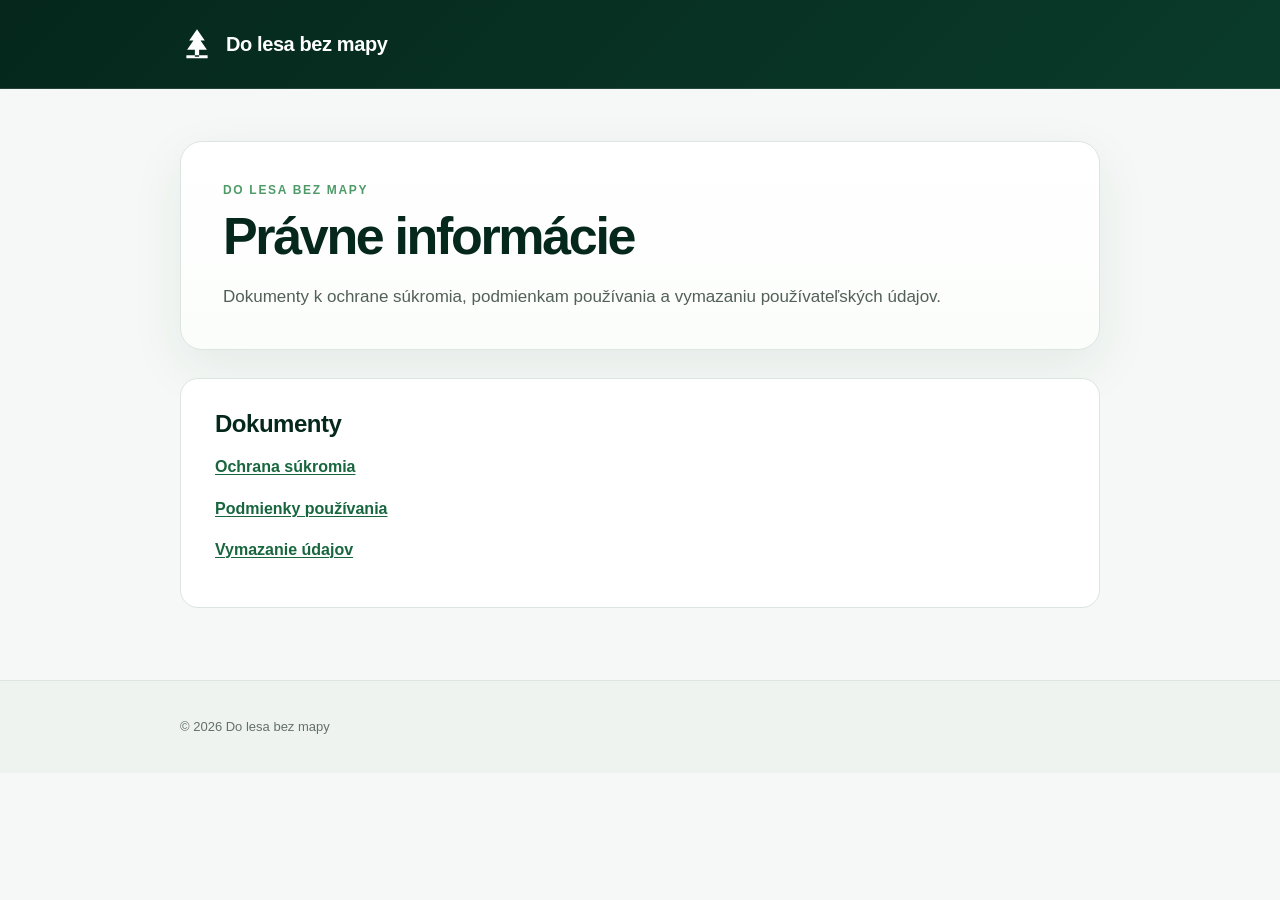
<file: index.html>
<!doctype html>
<html lang="sk">
<head>
  <meta charset="utf-8" />
  <meta name="viewport" content="width=device-width, initial-scale=1" />
  <meta name="description" content="Právne informácie pre aplikáciu Do lesa bez mapy." />
  <title>Právne informácie | Do lesa bez mapy</title>
  <link rel="stylesheet" href="./legal.css" />
</head>
<body>
  <header class="site-header">
    <div class="header-inner">
      <a class="brand" href="./index.html" aria-label="Do lesa bez mapy">
        <svg viewBox="0 0 48 48" aria-hidden="true"><path fill="currentColor" d="M24 3 13 19h6L10 32h11v10h6V32h11L29 19h6L24 3Zm-15 37h30v4H9z"/></svg>
        <span>Do lesa bez mapy</span>
      </a>
    </div>
  </header>

  <main class="page">
    <section class="hero">
      <p class="eyebrow">Do lesa bez mapy</p>
      <h1>Právne informácie</h1>
      <p class="lead">Dokumenty k ochrane súkromia, podmienkam používania a vymazaniu používateľských údajov.</p>
    </section>

    <section class="card">
      <h2>Dokumenty</h2>
      <p><a href="./privacy.html"><strong>Ochrana súkromia</strong></a></p>
      <p><a href="./terms.html"><strong>Podmienky používania</strong></a></p>
      <p><a href="./data-deletion.html"><strong>Vymazanie údajov</strong></a></p>
    </section>
  </main>

  <footer class="site-footer">
    <div class="footer-inner">
      <span>© 2026 Do lesa bez mapy</span>
    </div>
  </footer>
</body>
</html>
</file>
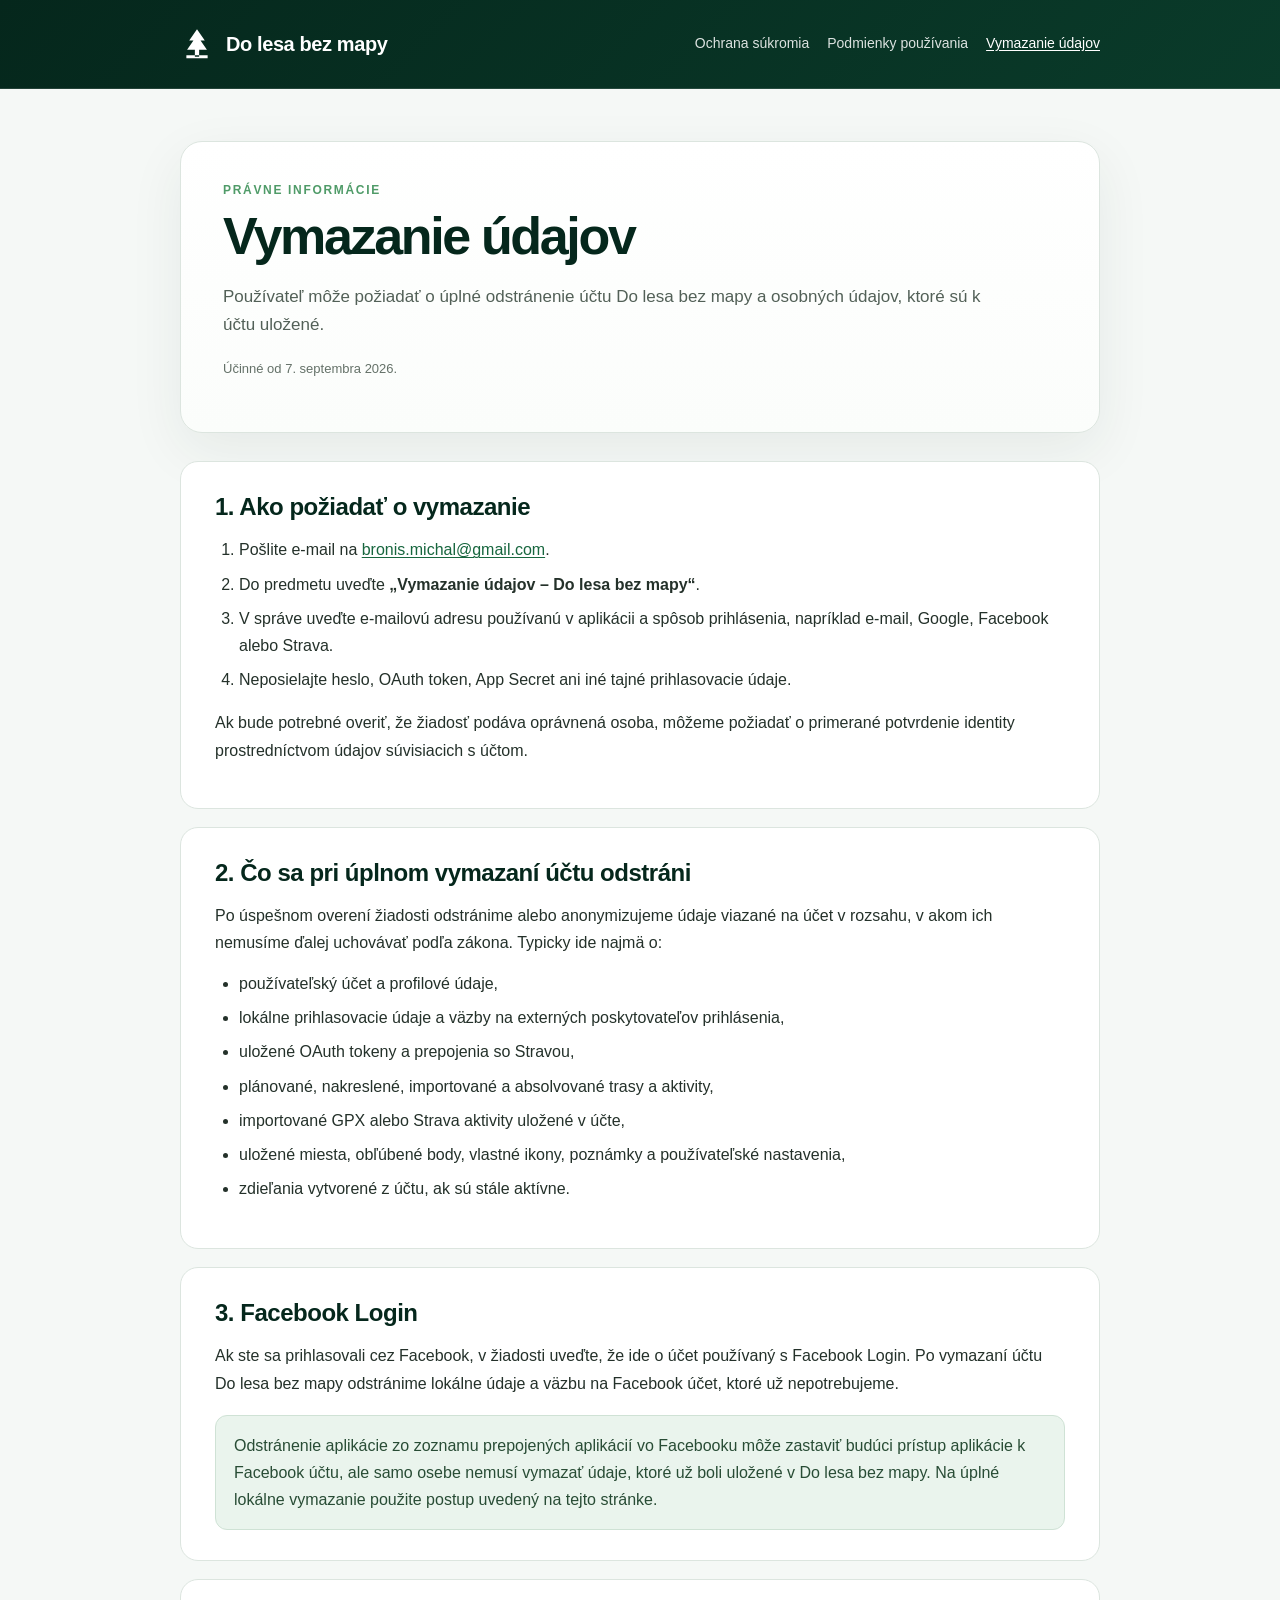
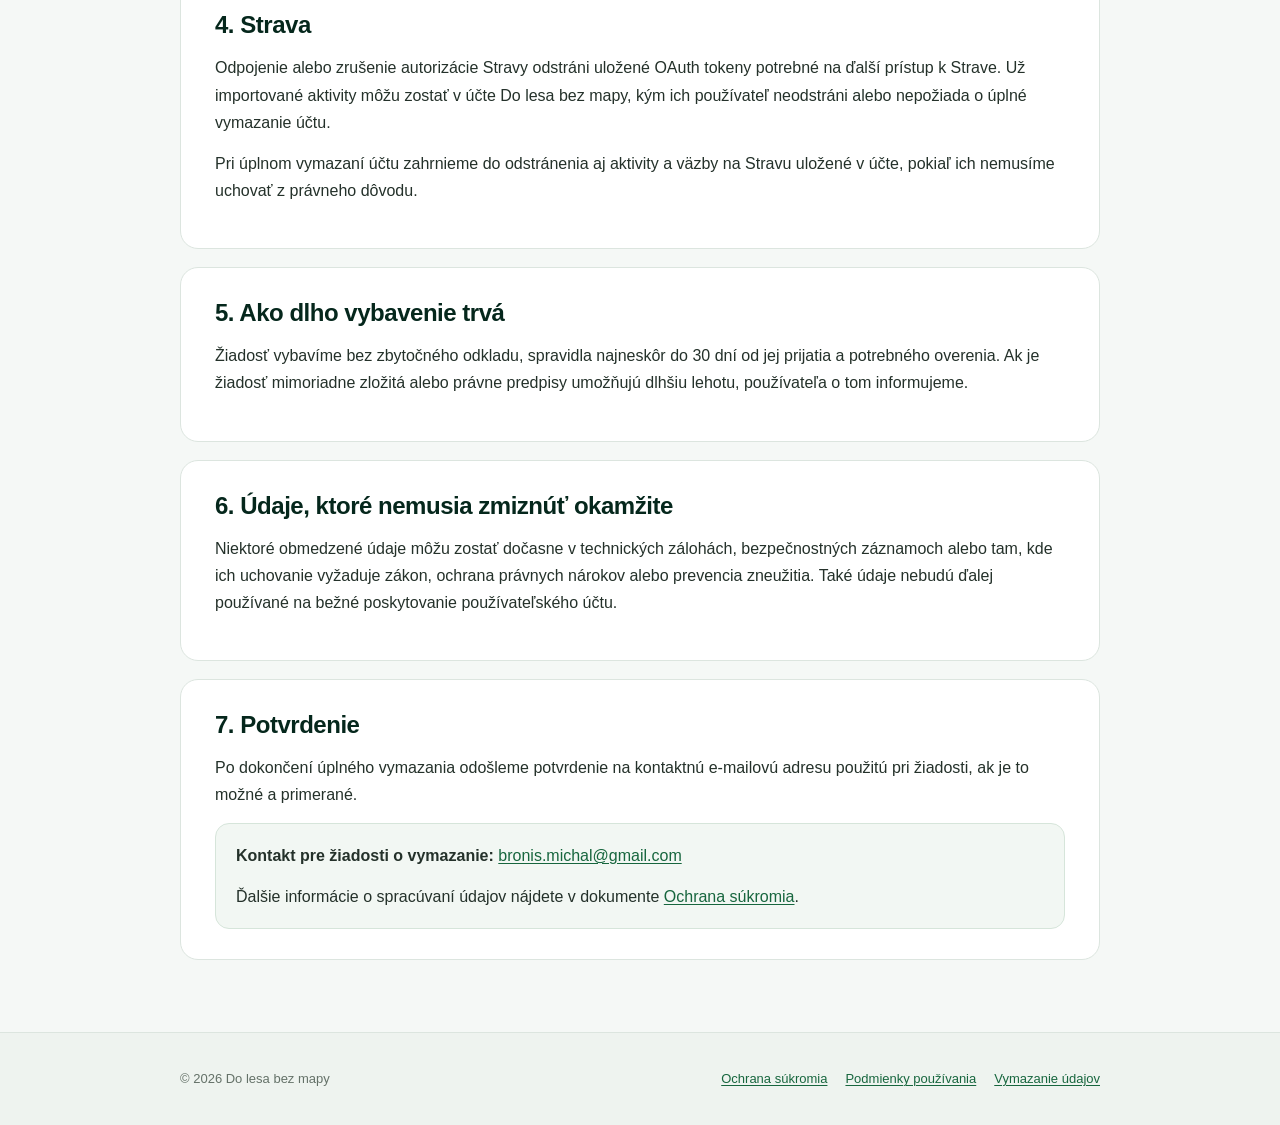
<file: data-deletion.html>
<!doctype html>
<html lang="sk">
<head>
  <meta charset="utf-8" />
  <meta name="viewport" content="width=device-width, initial-scale=1" />
  <meta name="description" content="Pokyny na vymazanie účtu a používateľských údajov v aplikácii Do lesa bez mapy." />
  <title>Vymazanie údajov | Do lesa bez mapy</title>
  <link rel="stylesheet" href="./legal.css" />
</head>
<body>
  <header class="site-header">
    <div class="header-inner">
      <a class="brand" href="./privacy.html" aria-label="Do lesa bez mapy">
        <svg viewBox="0 0 48 48" aria-hidden="true"><path fill="currentColor" d="M24 3 13 19h6L10 32h11v10h6V32h11L29 19h6L24 3Zm-15 37h30v4H9z"/></svg>
        <span>Do lesa bez mapy</span>
      </a>
      <nav aria-label="Právne informácie">
        <a href="./privacy.html">Ochrana súkromia</a>
        <a href="./terms.html">Podmienky používania</a>
        <a href="./data-deletion.html" aria-current="page">Vymazanie údajov</a>
      </nav>
    </div>
  </header>

  <main class="page">
    <section class="hero">
      <p class="eyebrow">Právne informácie</p>
      <h1>Vymazanie údajov</h1>
      <p class="lead">Používateľ môže požiadať o úplné odstránenie účtu Do lesa bez mapy a osobných údajov, ktoré sú k účtu uložené.</p>
      <p class="updated">Účinné od 7. septembra 2026.</p>
    </section>

    <section class="card">
      <h2>1. Ako požiadať o vymazanie</h2>
      <ol>
        <li>Pošlite e-mail na <a href="mailto:bronis.michal@gmail.com?subject=Vymazanie%20%C3%BAdajov%20%E2%80%93%20Do%20lesa%20bez%20mapy">bronis.michal@gmail.com</a>.</li>
        <li>Do predmetu uveďte <strong>„Vymazanie údajov – Do lesa bez mapy“</strong>.</li>
        <li>V správe uveďte e-mailovú adresu používanú v aplikácii a spôsob prihlásenia, napríklad e-mail, Google, Facebook alebo Strava.</li>
        <li>Neposielajte heslo, OAuth token, App Secret ani iné tajné prihlasovacie údaje.</li>
      </ol>
      <p>Ak bude potrebné overiť, že žiadosť podáva oprávnená osoba, môžeme požiadať o primerané potvrdenie identity prostredníctvom údajov súvisiacich s účtom.</p>
    </section>

    <section class="card">
      <h2>2. Čo sa pri úplnom vymazaní účtu odstráni</h2>
      <p>Po úspešnom overení žiadosti odstránime alebo anonymizujeme údaje viazané na účet v rozsahu, v akom ich nemusíme ďalej uchovávať podľa zákona. Typicky ide najmä o:</p>
      <ul>
        <li>používateľský účet a profilové údaje,</li>
        <li>lokálne prihlasovacie údaje a väzby na externých poskytovateľov prihlásenia,</li>
        <li>uložené OAuth tokeny a prepojenia so Stravou,</li>
        <li>plánované, nakreslené, importované a absolvované trasy a aktivity,</li>
        <li>importované GPX alebo Strava aktivity uložené v účte,</li>
        <li>uložené miesta, obľúbené body, vlastné ikony, poznámky a používateľské nastavenia,</li>
        <li>zdieľania vytvorené z účtu, ak sú stále aktívne.</li>
      </ul>
    </section>

    <section class="card">
      <h2>3. Facebook Login</h2>
      <p>Ak ste sa prihlasovali cez Facebook, v žiadosti uveďte, že ide o účet používaný s Facebook Login. Po vymazaní účtu Do lesa bez mapy odstránime lokálne údaje a väzbu na Facebook účet, ktoré už nepotrebujeme.</p>
      <div class="notice">Odstránenie aplikácie zo zoznamu prepojených aplikácií vo Facebooku môže zastaviť budúci prístup aplikácie k Facebook účtu, ale samo osebe nemusí vymazať údaje, ktoré už boli uložené v Do lesa bez mapy. Na úplné lokálne vymazanie použite postup uvedený na tejto stránke.</div>
    </section>

    <section class="card">
      <h2>4. Strava</h2>
      <p>Odpojenie alebo zrušenie autorizácie Stravy odstráni uložené OAuth tokeny potrebné na ďalší prístup k Strave. Už importované aktivity môžu zostať v účte Do lesa bez mapy, kým ich používateľ neodstráni alebo nepožiada o úplné vymazanie účtu.</p>
      <p>Pri úplnom vymazaní účtu zahrnieme do odstránenia aj aktivity a väzby na Stravu uložené v účte, pokiaľ ich nemusíme uchovať z právneho dôvodu.</p>
    </section>

    <section class="card">
      <h2>5. Ako dlho vybavenie trvá</h2>
      <p>Žiadosť vybavíme bez zbytočného odkladu, spravidla najneskôr do 30 dní od jej prijatia a potrebného overenia. Ak je žiadosť mimoriadne zložitá alebo právne predpisy umožňujú dlhšiu lehotu, používateľa o tom informujeme.</p>
    </section>

    <section class="card">
      <h2>6. Údaje, ktoré nemusia zmiznúť okamžite</h2>
      <p>Niektoré obmedzené údaje môžu zostať dočasne v technických zálohách, bezpečnostných záznamoch alebo tam, kde ich uchovanie vyžaduje zákon, ochrana právnych nárokov alebo prevencia zneužitia. Také údaje nebudú ďalej používané na bežné poskytovanie používateľského účtu.</p>
    </section>

    <section class="card">
      <h2>7. Potvrdenie</h2>
      <p>Po dokončení úplného vymazania odošleme potvrdenie na kontaktnú e-mailovú adresu použitú pri žiadosti, ak je to možné a primerané.</p>
      <div class="contact-box">
        <p><strong>Kontakt pre žiadosti o vymazanie:</strong> <a href="mailto:bronis.michal@gmail.com">bronis.michal@gmail.com</a></p>
        <p>Ďalšie informácie o spracúvaní údajov nájdete v dokumente <a href="./privacy.html">Ochrana súkromia</a>.</p>
      </div>
    </section>
  </main>

  <footer class="site-footer">
    <div class="footer-inner">
      <span>© 2026 Do lesa bez mapy</span>
      <div class="footer-links">
        <a href="./privacy.html">Ochrana súkromia</a>
        <a href="./terms.html">Podmienky používania</a>
        <a href="./data-deletion.html">Vymazanie údajov</a>
      </div>
    </div>
  </footer>
</body>
</html>
</file>
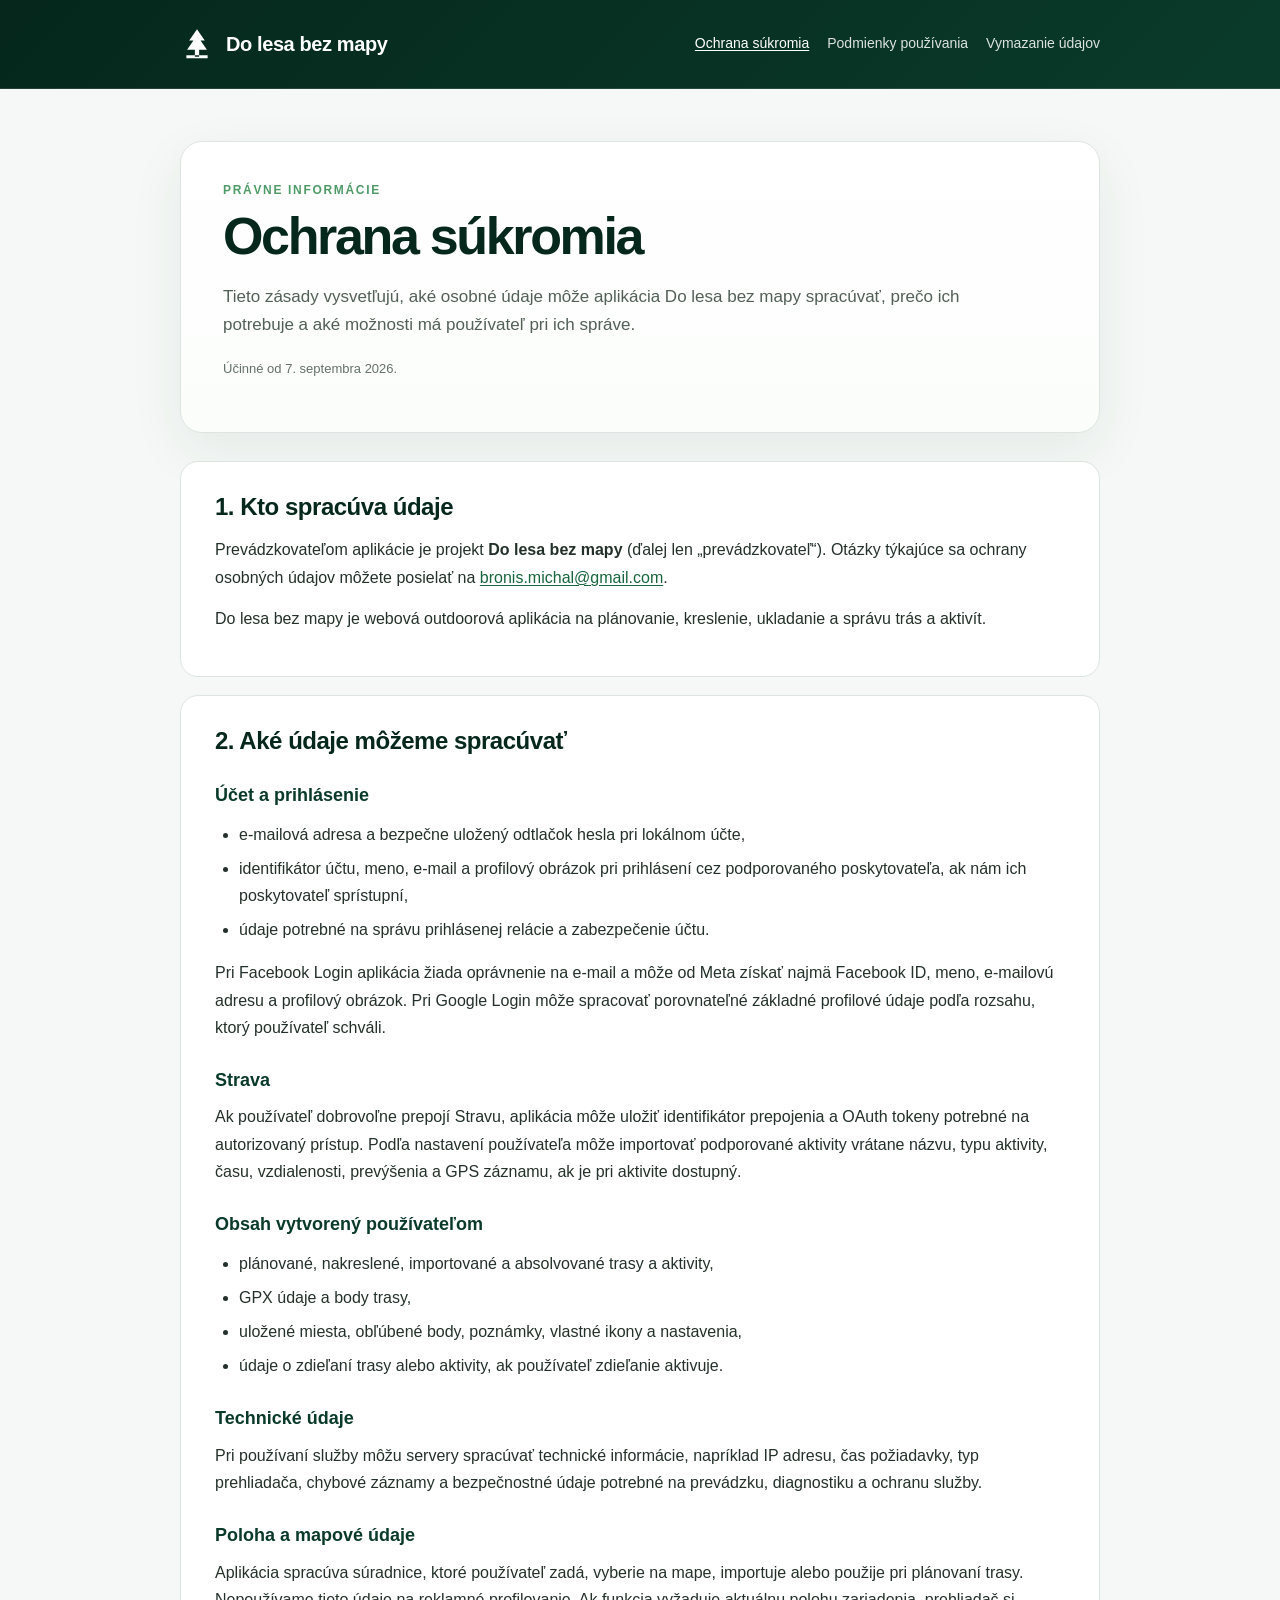
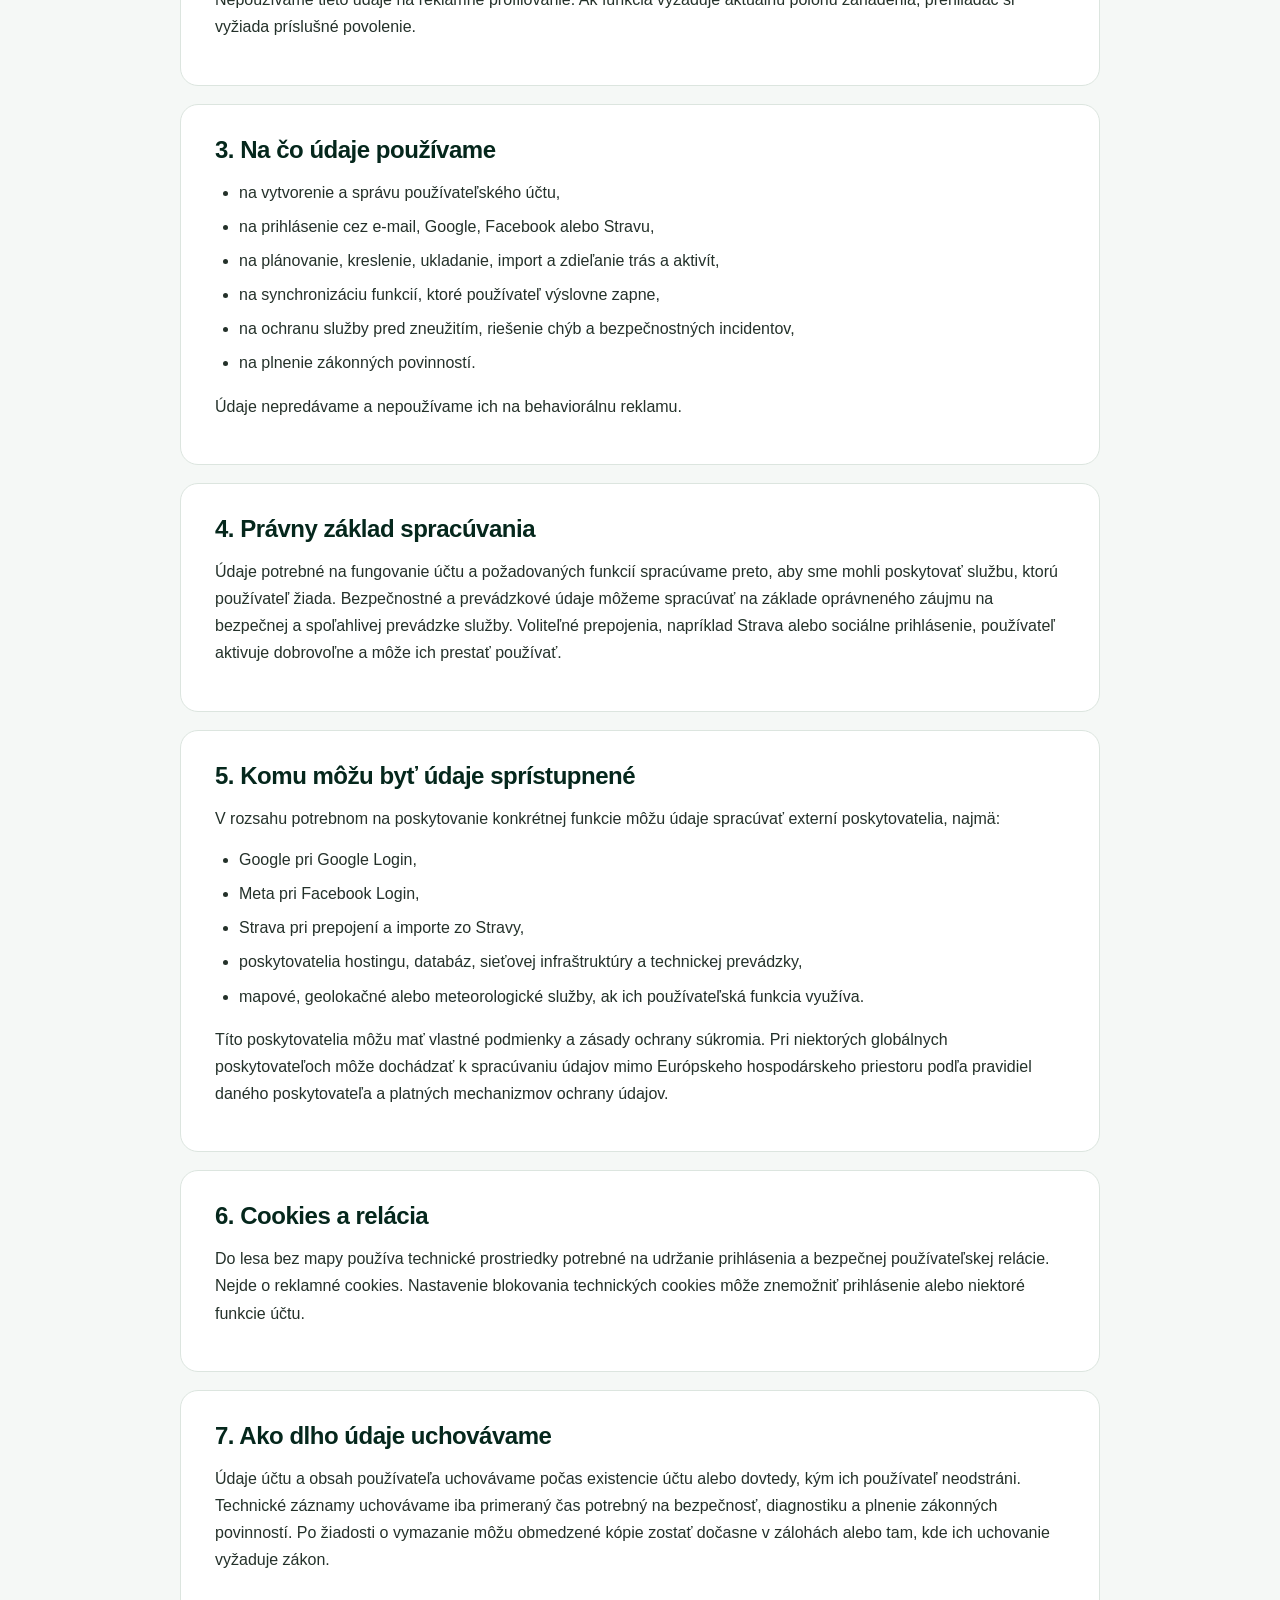
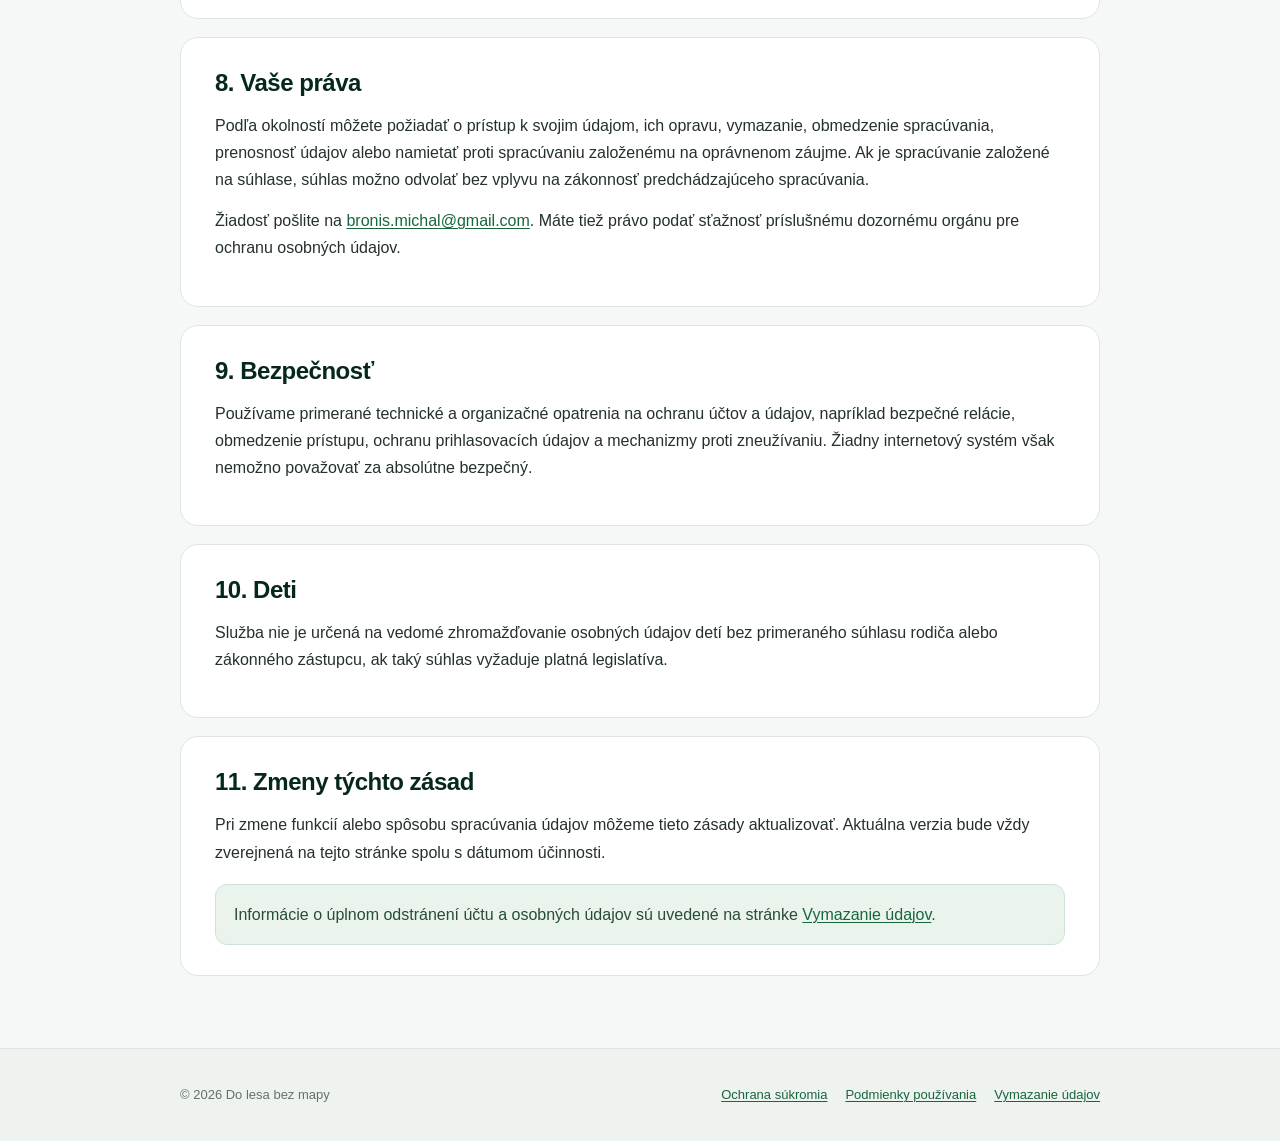
<file: privacy.html>
<!doctype html>
<html lang="sk">
<head>
  <meta charset="utf-8" />
  <meta name="viewport" content="width=device-width, initial-scale=1" />
  <meta name="description" content="Zásady ochrany súkromia pre aplikáciu Do lesa bez mapy." />
  <title>Ochrana súkromia | Do lesa bez mapy</title>
  <link rel="stylesheet" href="./legal.css" />
</head>
<body>
  <header class="site-header">
    <div class="header-inner">
      <a class="brand" href="./privacy.html" aria-label="Do lesa bez mapy">
        <svg viewBox="0 0 48 48" aria-hidden="true"><path fill="currentColor" d="M24 3 13 19h6L10 32h11v10h6V32h11L29 19h6L24 3Zm-15 37h30v4H9z"/></svg>
        <span>Do lesa bez mapy</span>
      </a>
      <nav aria-label="Právne informácie">
        <a href="./privacy.html" aria-current="page">Ochrana súkromia</a>
        <a href="./terms.html">Podmienky používania</a>
        <a href="./data-deletion.html">Vymazanie údajov</a>
      </nav>
    </div>
  </header>

  <main class="page">
    <section class="hero">
      <p class="eyebrow">Právne informácie</p>
      <h1>Ochrana súkromia</h1>
      <p class="lead">Tieto zásady vysvetľujú, aké osobné údaje môže aplikácia Do lesa bez mapy spracúvať, prečo ich potrebuje a aké možnosti má používateľ pri ich správe.</p>
      <p class="updated">Účinné od 7. septembra 2026.</p>
    </section>

    <section class="card">
      <h2>1. Kto spracúva údaje</h2>
      <p>Prevádzkovateľom aplikácie je projekt <strong>Do lesa bez mapy</strong> (ďalej len „prevádzkovateľ“). Otázky týkajúce sa ochrany osobných údajov môžete posielať na <a href="mailto:bronis.michal@gmail.com">bronis.michal@gmail.com</a>.</p>
      <p>Do lesa bez mapy je webová outdoorová aplikácia na plánovanie, kreslenie, ukladanie a správu trás a aktivít.</p>
    </section>

    <section class="card">
      <h2>2. Aké údaje môžeme spracúvať</h2>
      <h3>Účet a prihlásenie</h3>
      <ul>
        <li>e-mailová adresa a bezpečne uložený odtlačok hesla pri lokálnom účte,</li>
        <li>identifikátor účtu, meno, e-mail a profilový obrázok pri prihlásení cez podporovaného poskytovateľa, ak nám ich poskytovateľ sprístupní,</li>
        <li>údaje potrebné na správu prihlásenej relácie a zabezpečenie účtu.</li>
      </ul>
      <p>Pri Facebook Login aplikácia žiada oprávnenie na e-mail a môže od Meta získať najmä Facebook ID, meno, e-mailovú adresu a profilový obrázok. Pri Google Login môže spracovať porovnateľné základné profilové údaje podľa rozsahu, ktorý používateľ schváli.</p>

      <h3>Strava</h3>
      <p>Ak používateľ dobrovoľne prepojí Stravu, aplikácia môže uložiť identifikátor prepojenia a OAuth tokeny potrebné na autorizovaný prístup. Podľa nastavení používateľa môže importovať podporované aktivity vrátane názvu, typu aktivity, času, vzdialenosti, prevýšenia a GPS záznamu, ak je pri aktivite dostupný.</p>

      <h3>Obsah vytvorený používateľom</h3>
      <ul>
        <li>plánované, nakreslené, importované a absolvované trasy a aktivity,</li>
        <li>GPX údaje a body trasy,</li>
        <li>uložené miesta, obľúbené body, poznámky, vlastné ikony a nastavenia,</li>
        <li>údaje o zdieľaní trasy alebo aktivity, ak používateľ zdieľanie aktivuje.</li>
      </ul>

      <h3>Technické údaje</h3>
      <p>Pri používaní služby môžu servery spracúvať technické informácie, napríklad IP adresu, čas požiadavky, typ prehliadača, chybové záznamy a bezpečnostné údaje potrebné na prevádzku, diagnostiku a ochranu služby.</p>

      <h3>Poloha a mapové údaje</h3>
      <p>Aplikácia spracúva súradnice, ktoré používateľ zadá, vyberie na mape, importuje alebo použije pri plánovaní trasy. Nepoužívame tieto údaje na reklamné profilovanie. Ak funkcia vyžaduje aktuálnu polohu zariadenia, prehliadač si vyžiada príslušné povolenie.</p>
    </section>

    <section class="card">
      <h2>3. Na čo údaje používame</h2>
      <ul>
        <li>na vytvorenie a správu používateľského účtu,</li>
        <li>na prihlásenie cez e-mail, Google, Facebook alebo Stravu,</li>
        <li>na plánovanie, kreslenie, ukladanie, import a zdieľanie trás a aktivít,</li>
        <li>na synchronizáciu funkcií, ktoré používateľ výslovne zapne,</li>
        <li>na ochranu služby pred zneužitím, riešenie chýb a bezpečnostných incidentov,</li>
        <li>na plnenie zákonných povinností.</li>
      </ul>
      <p>Údaje nepredávame a nepoužívame ich na behaviorálnu reklamu.</p>
    </section>

    <section class="card">
      <h2>4. Právny základ spracúvania</h2>
      <p>Údaje potrebné na fungovanie účtu a požadovaných funkcií spracúvame preto, aby sme mohli poskytovať službu, ktorú používateľ žiada. Bezpečnostné a prevádzkové údaje môžeme spracúvať na základe oprávneného záujmu na bezpečnej a spoľahlivej prevádzke služby. Voliteľné prepojenia, napríklad Strava alebo sociálne prihlásenie, používateľ aktivuje dobrovoľne a môže ich prestať používať.</p>
    </section>

    <section class="card">
      <h2>5. Komu môžu byť údaje sprístupnené</h2>
      <p>V rozsahu potrebnom na poskytovanie konkrétnej funkcie môžu údaje spracúvať externí poskytovatelia, najmä:</p>
      <ul>
        <li>Google pri Google Login,</li>
        <li>Meta pri Facebook Login,</li>
        <li>Strava pri prepojení a importe zo Stravy,</li>
        <li>poskytovatelia hostingu, databáz, sieťovej infraštruktúry a technickej prevádzky,</li>
        <li>mapové, geolokačné alebo meteorologické služby, ak ich používateľská funkcia využíva.</li>
      </ul>
      <p>Títo poskytovatelia môžu mať vlastné podmienky a zásady ochrany súkromia. Pri niektorých globálnych poskytovateľoch môže dochádzať k spracúvaniu údajov mimo Európskeho hospodárskeho priestoru podľa pravidiel daného poskytovateľa a platných mechanizmov ochrany údajov.</p>
    </section>

    <section class="card">
      <h2>6. Cookies a relácia</h2>
      <p>Do lesa bez mapy používa technické prostriedky potrebné na udržanie prihlásenia a bezpečnej používateľskej relácie. Nejde o reklamné cookies. Nastavenie blokovania technických cookies môže znemožniť prihlásenie alebo niektoré funkcie účtu.</p>
    </section>

    <section class="card">
      <h2>7. Ako dlho údaje uchovávame</h2>
      <p>Údaje účtu a obsah používateľa uchovávame počas existencie účtu alebo dovtedy, kým ich používateľ neodstráni. Technické záznamy uchovávame iba primeraný čas potrebný na bezpečnosť, diagnostiku a plnenie zákonných povinností. Po žiadosti o vymazanie môžu obmedzené kópie zostať dočasne v zálohách alebo tam, kde ich uchovanie vyžaduje zákon.</p>
    </section>

    <section class="card">
      <h2>8. Vaše práva</h2>
      <p>Podľa okolností môžete požiadať o prístup k svojim údajom, ich opravu, vymazanie, obmedzenie spracúvania, prenosnosť údajov alebo namietať proti spracúvaniu založenému na oprávnenom záujme. Ak je spracúvanie založené na súhlase, súhlas možno odvolať bez vplyvu na zákonnosť predchádzajúceho spracúvania.</p>
      <p>Žiadosť pošlite na <a href="mailto:bronis.michal@gmail.com">bronis.michal@gmail.com</a>. Máte tiež právo podať sťažnosť príslušnému dozornému orgánu pre ochranu osobných údajov.</p>
    </section>

    <section class="card">
      <h2>9. Bezpečnosť</h2>
      <p>Používame primerané technické a organizačné opatrenia na ochranu účtov a údajov, napríklad bezpečné relácie, obmedzenie prístupu, ochranu prihlasovacích údajov a mechanizmy proti zneužívaniu. Žiadny internetový systém však nemožno považovať za absolútne bezpečný.</p>
    </section>

    <section class="card">
      <h2>10. Deti</h2>
      <p>Služba nie je určená na vedomé zhromažďovanie osobných údajov detí bez primeraného súhlasu rodiča alebo zákonného zástupcu, ak taký súhlas vyžaduje platná legislatíva.</p>
    </section>

    <section class="card">
      <h2>11. Zmeny týchto zásad</h2>
      <p>Pri zmene funkcií alebo spôsobu spracúvania údajov môžeme tieto zásady aktualizovať. Aktuálna verzia bude vždy zverejnená na tejto stránke spolu s dátumom účinnosti.</p>
      <div class="notice">Informácie o úplnom odstránení účtu a osobných údajov sú uvedené na stránke <a href="./data-deletion.html">Vymazanie údajov</a>.</div>
    </section>
  </main>

  <footer class="site-footer">
    <div class="footer-inner">
      <span>© 2026 Do lesa bez mapy</span>
      <div class="footer-links">
        <a href="./privacy.html">Ochrana súkromia</a>
        <a href="./terms.html">Podmienky používania</a>
        <a href="./data-deletion.html">Vymazanie údajov</a>
      </div>
    </div>
  </footer>
</body>
</html>
</file>
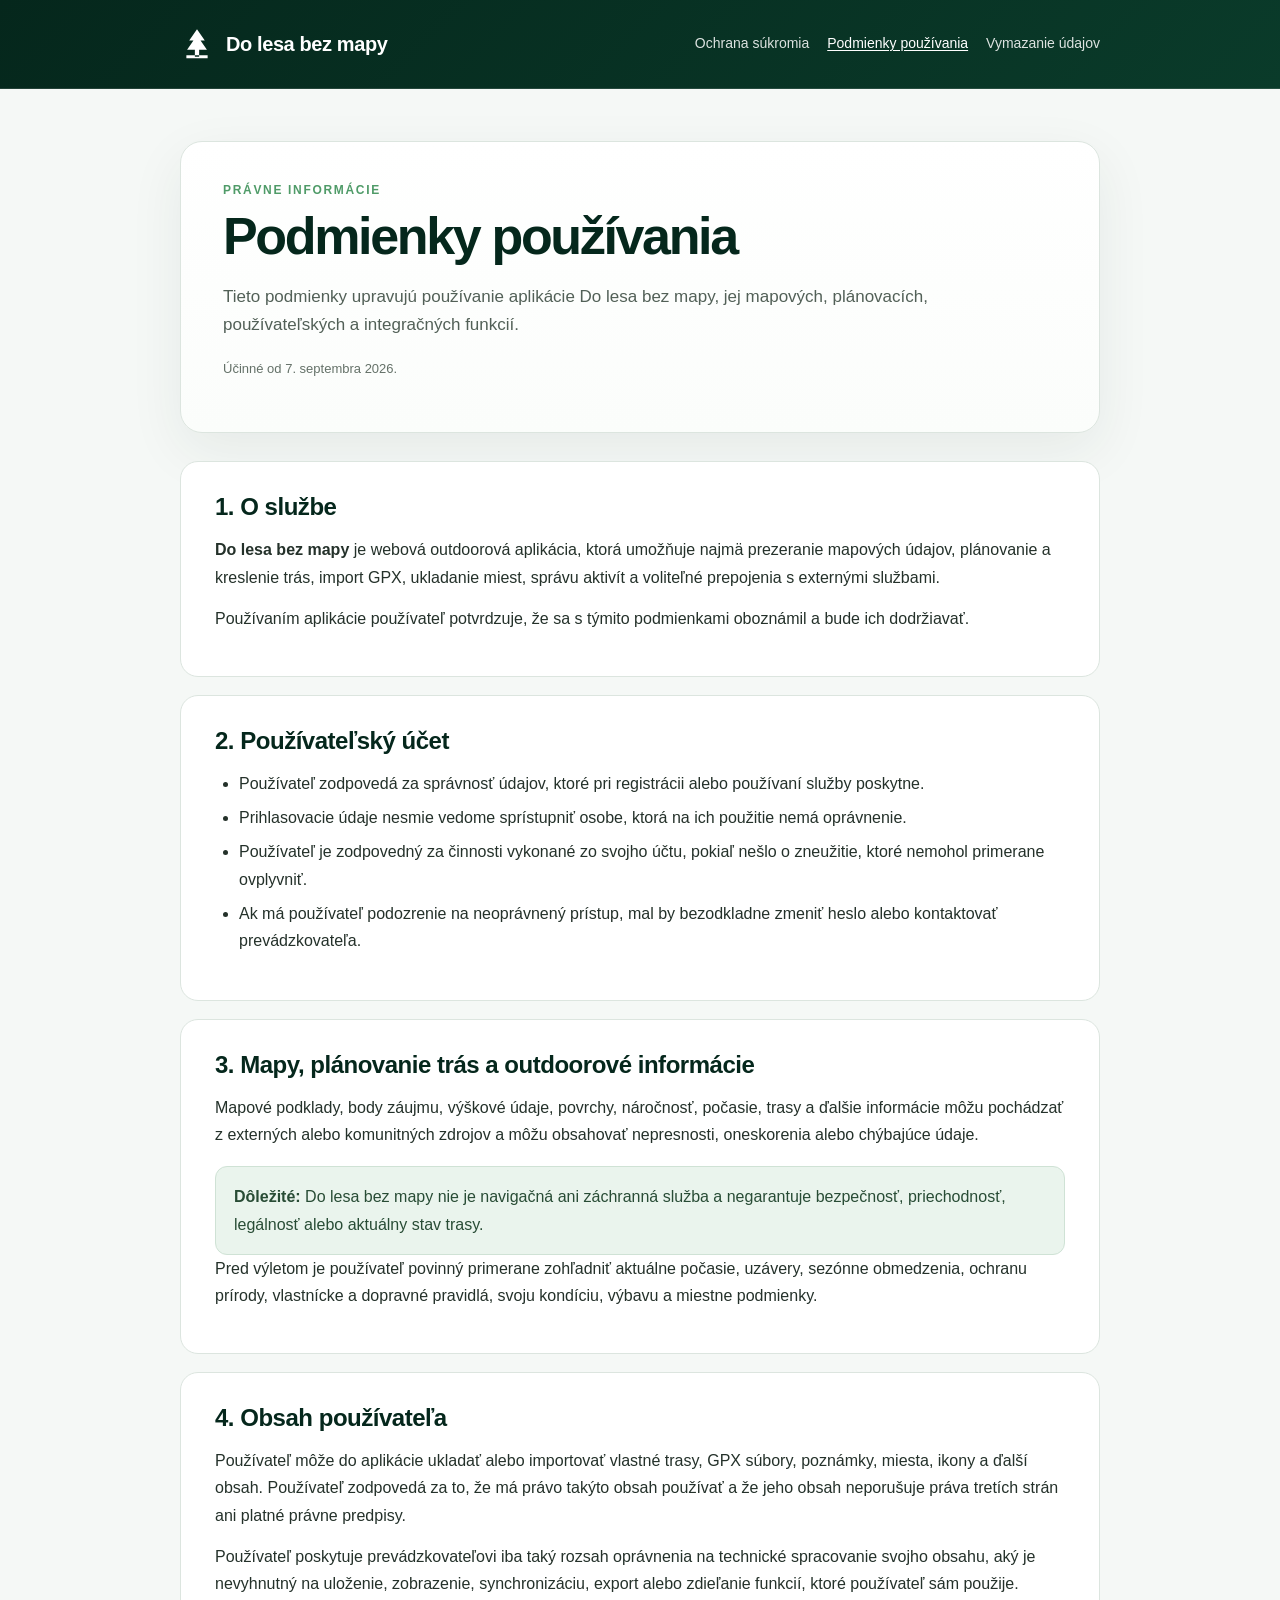
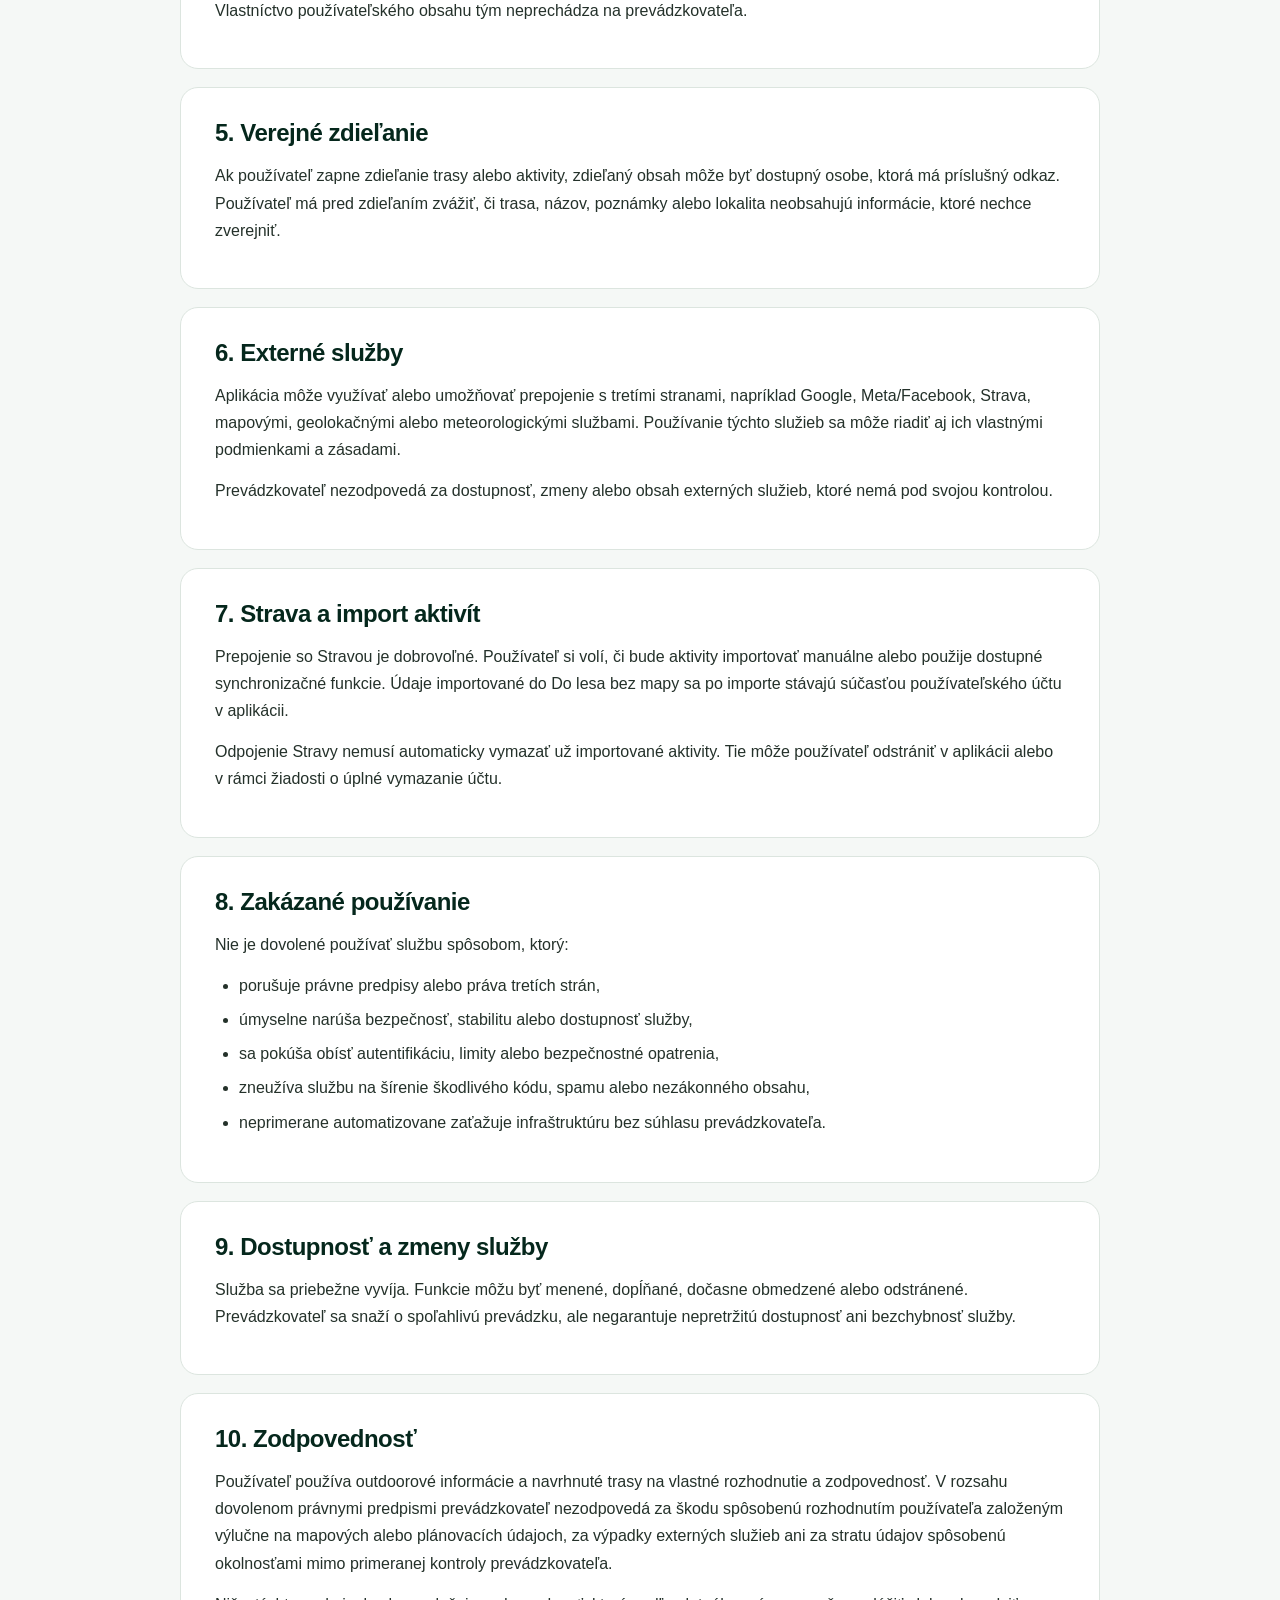
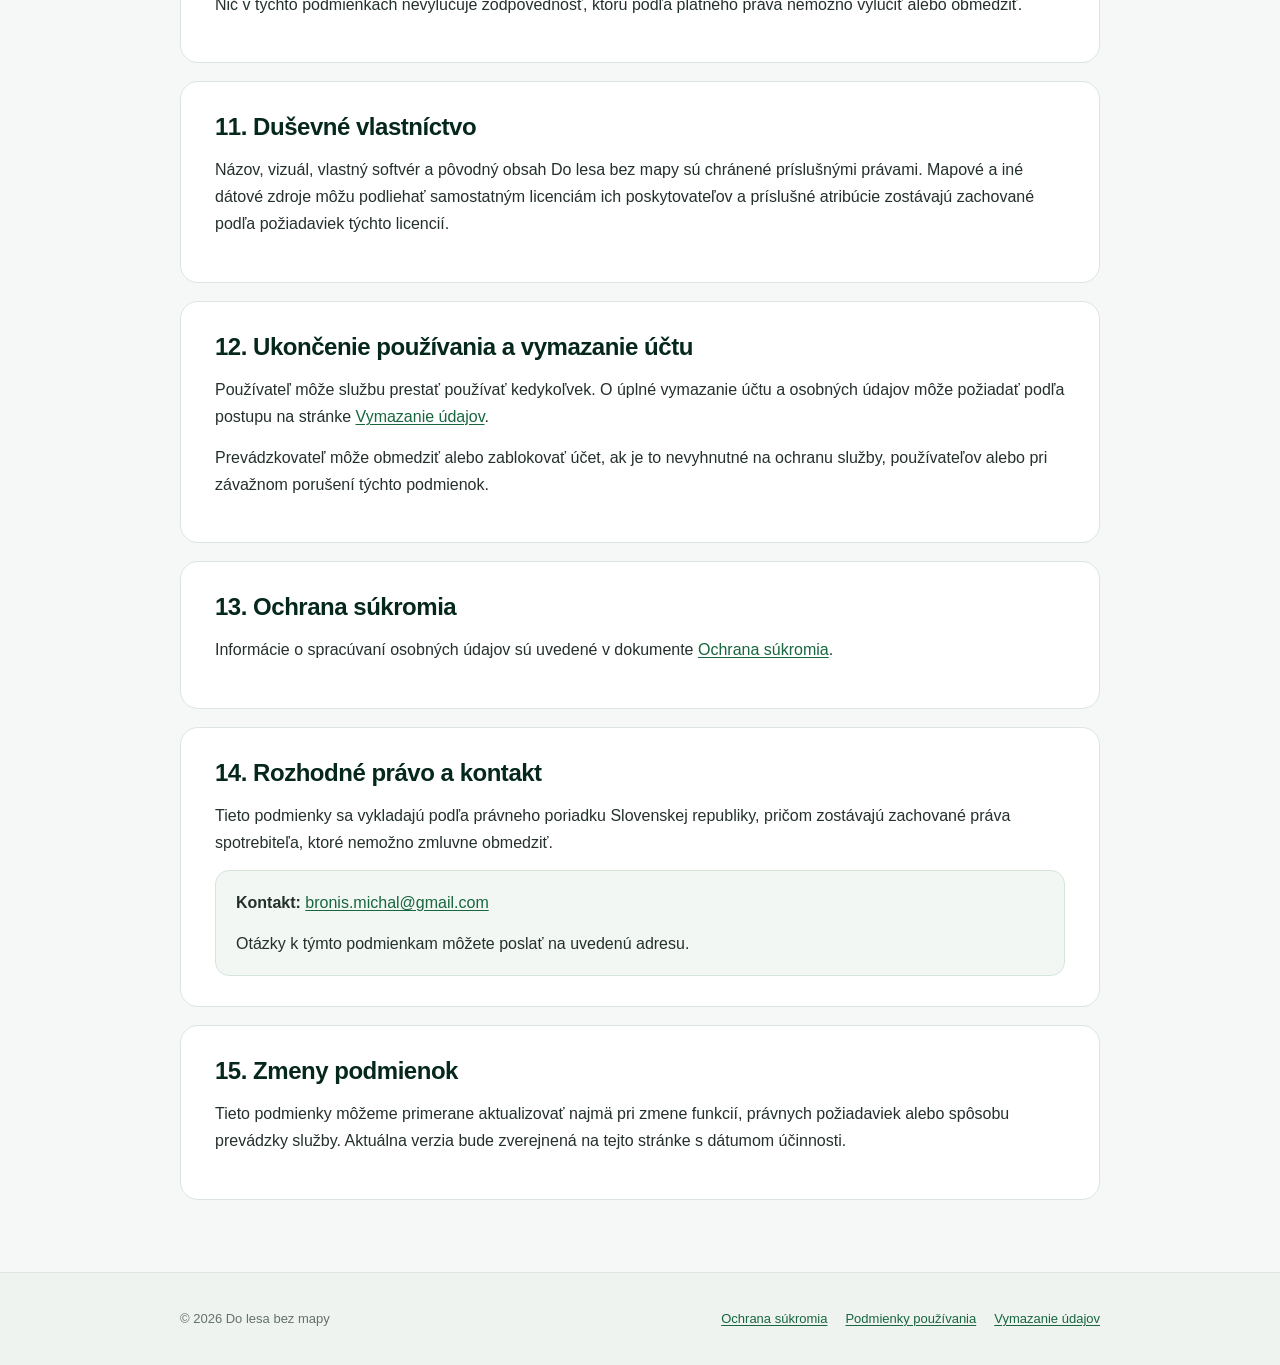
<file: terms.html>
<!doctype html>
<html lang="sk">
<head>
  <meta charset="utf-8" />
  <meta name="viewport" content="width=device-width, initial-scale=1" />
  <meta name="description" content="Podmienky používania aplikácie Do lesa bez mapy." />
  <title>Podmienky používania | Do lesa bez mapy</title>
  <link rel="stylesheet" href="./legal.css" />
</head>
<body>
  <header class="site-header">
    <div class="header-inner">
      <a class="brand" href="./privacy.html" aria-label="Do lesa bez mapy">
        <svg viewBox="0 0 48 48" aria-hidden="true"><path fill="currentColor" d="M24 3 13 19h6L10 32h11v10h6V32h11L29 19h6L24 3Zm-15 37h30v4H9z"/></svg>
        <span>Do lesa bez mapy</span>
      </a>
      <nav aria-label="Právne informácie">
        <a href="./privacy.html">Ochrana súkromia</a>
        <a href="./terms.html" aria-current="page">Podmienky používania</a>
        <a href="./data-deletion.html">Vymazanie údajov</a>
      </nav>
    </div>
  </header>

  <main class="page">
    <section class="hero">
      <p class="eyebrow">Právne informácie</p>
      <h1>Podmienky používania</h1>
      <p class="lead">Tieto podmienky upravujú používanie aplikácie Do lesa bez mapy, jej mapových, plánovacích, používateľských a integračných funkcií.</p>
      <p class="updated">Účinné od 7. septembra 2026.</p>
    </section>

    <section class="card">
      <h2>1. O službe</h2>
      <p><strong>Do lesa bez mapy</strong> je webová outdoorová aplikácia, ktorá umožňuje najmä prezeranie mapových údajov, plánovanie a kreslenie trás, import GPX, ukladanie miest, správu aktivít a voliteľné prepojenia s externými službami.</p>
      <p>Používaním aplikácie používateľ potvrdzuje, že sa s týmito podmienkami oboznámil a bude ich dodržiavať.</p>
    </section>

    <section class="card">
      <h2>2. Používateľský účet</h2>
      <ul>
        <li>Používateľ zodpovedá za správnosť údajov, ktoré pri registrácii alebo používaní služby poskytne.</li>
        <li>Prihlasovacie údaje nesmie vedome sprístupniť osobe, ktorá na ich použitie nemá oprávnenie.</li>
        <li>Používateľ je zodpovedný za činnosti vykonané zo svojho účtu, pokiaľ nešlo o zneužitie, ktoré nemohol primerane ovplyvniť.</li>
        <li>Ak má používateľ podozrenie na neoprávnený prístup, mal by bezodkladne zmeniť heslo alebo kontaktovať prevádzkovateľa.</li>
      </ul>
    </section>

    <section class="card">
      <h2>3. Mapy, plánovanie trás a outdoorové informácie</h2>
      <p>Mapové podklady, body záujmu, výškové údaje, povrchy, náročnosť, počasie, trasy a ďalšie informácie môžu pochádzať z externých alebo komunitných zdrojov a môžu obsahovať nepresnosti, oneskorenia alebo chýbajúce údaje.</p>
      <div class="notice"><strong>Dôležité:</strong> Do lesa bez mapy nie je navigačná ani záchranná služba a negarantuje bezpečnosť, priechodnosť, legálnosť alebo aktuálny stav trasy.</div>
      <p>Pred výletom je používateľ povinný primerane zohľadniť aktuálne počasie, uzávery, sezónne obmedzenia, ochranu prírody, vlastnícke a dopravné pravidlá, svoju kondíciu, výbavu a miestne podmienky.</p>
    </section>

    <section class="card">
      <h2>4. Obsah používateľa</h2>
      <p>Používateľ môže do aplikácie ukladať alebo importovať vlastné trasy, GPX súbory, poznámky, miesta, ikony a ďalší obsah. Používateľ zodpovedá za to, že má právo takýto obsah používať a že jeho obsah neporušuje práva tretích strán ani platné právne predpisy.</p>
      <p>Používateľ poskytuje prevádzkovateľovi iba taký rozsah oprávnenia na technické spracovanie svojho obsahu, aký je nevyhnutný na uloženie, zobrazenie, synchronizáciu, export alebo zdieľanie funkcií, ktoré používateľ sám použije. Vlastníctvo používateľského obsahu tým neprechádza na prevádzkovateľa.</p>
    </section>

    <section class="card">
      <h2>5. Verejné zdieľanie</h2>
      <p>Ak používateľ zapne zdieľanie trasy alebo aktivity, zdieľaný obsah môže byť dostupný osobe, ktorá má príslušný odkaz. Používateľ má pred zdieľaním zvážiť, či trasa, názov, poznámky alebo lokalita neobsahujú informácie, ktoré nechce zverejniť.</p>
    </section>

    <section class="card">
      <h2>6. Externé služby</h2>
      <p>Aplikácia môže využívať alebo umožňovať prepojenie s tretími stranami, napríklad Google, Meta/Facebook, Strava, mapovými, geolokačnými alebo meteorologickými službami. Používanie týchto služieb sa môže riadiť aj ich vlastnými podmienkami a zásadami.</p>
      <p>Prevádzkovateľ nezodpovedá za dostupnosť, zmeny alebo obsah externých služieb, ktoré nemá pod svojou kontrolou.</p>
    </section>

    <section class="card">
      <h2>7. Strava a import aktivít</h2>
      <p>Prepojenie so Stravou je dobrovoľné. Používateľ si volí, či bude aktivity importovať manuálne alebo použije dostupné synchronizačné funkcie. Údaje importované do Do lesa bez mapy sa po importe stávajú súčasťou používateľského účtu v aplikácii.</p>
      <p>Odpojenie Stravy nemusí automaticky vymazať už importované aktivity. Tie môže používateľ odstrániť v aplikácii alebo v rámci žiadosti o úplné vymazanie účtu.</p>
    </section>

    <section class="card">
      <h2>8. Zakázané používanie</h2>
      <p>Nie je dovolené používať službu spôsobom, ktorý:</p>
      <ul>
        <li>porušuje právne predpisy alebo práva tretích strán,</li>
        <li>úmyselne narúša bezpečnosť, stabilitu alebo dostupnosť služby,</li>
        <li>sa pokúša obísť autentifikáciu, limity alebo bezpečnostné opatrenia,</li>
        <li>zneužíva službu na šírenie škodlivého kódu, spamu alebo nezákonného obsahu,</li>
        <li>neprimerane automatizovane zaťažuje infraštruktúru bez súhlasu prevádzkovateľa.</li>
      </ul>
    </section>

    <section class="card">
      <h2>9. Dostupnosť a zmeny služby</h2>
      <p>Služba sa priebežne vyvíja. Funkcie môžu byť menené, dopĺňané, dočasne obmedzené alebo odstránené. Prevádzkovateľ sa snaží o spoľahlivú prevádzku, ale negarantuje nepretržitú dostupnosť ani bezchybnosť služby.</p>
    </section>

    <section class="card">
      <h2>10. Zodpovednosť</h2>
      <p>Používateľ používa outdoorové informácie a navrhnuté trasy na vlastné rozhodnutie a zodpovednosť. V rozsahu dovolenom právnymi predpismi prevádzkovateľ nezodpovedá za škodu spôsobenú rozhodnutím používateľa založeným výlučne na mapových alebo plánovacích údajoch, za výpadky externých služieb ani za stratu údajov spôsobenú okolnosťami mimo primeranej kontroly prevádzkovateľa.</p>
      <p>Nič v týchto podmienkach nevylučuje zodpovednosť, ktorú podľa platného práva nemožno vylúčiť alebo obmedziť.</p>
    </section>

    <section class="card">
      <h2>11. Duševné vlastníctvo</h2>
      <p>Názov, vizuál, vlastný softvér a pôvodný obsah Do lesa bez mapy sú chránené príslušnými právami. Mapové a iné dátové zdroje môžu podliehať samostatným licenciám ich poskytovateľov a príslušné atribúcie zostávajú zachované podľa požiadaviek týchto licencií.</p>
    </section>

    <section class="card">
      <h2>12. Ukončenie používania a vymazanie účtu</h2>
      <p>Používateľ môže službu prestať používať kedykoľvek. O úplné vymazanie účtu a osobných údajov môže požiadať podľa postupu na stránke <a href="./data-deletion.html">Vymazanie údajov</a>.</p>
      <p>Prevádzkovateľ môže obmedziť alebo zablokovať účet, ak je to nevyhnutné na ochranu služby, používateľov alebo pri závažnom porušení týchto podmienok.</p>
    </section>

    <section class="card">
      <h2>13. Ochrana súkromia</h2>
      <p>Informácie o spracúvaní osobných údajov sú uvedené v dokumente <a href="./privacy.html">Ochrana súkromia</a>.</p>
    </section>

    <section class="card">
      <h2>14. Rozhodné právo a kontakt</h2>
      <p>Tieto podmienky sa vykladajú podľa právneho poriadku Slovenskej republiky, pričom zostávajú zachované práva spotrebiteľa, ktoré nemožno zmluvne obmedziť.</p>
      <div class="contact-box">
        <p><strong>Kontakt:</strong> <a href="mailto:bronis.michal@gmail.com">bronis.michal@gmail.com</a></p>
        <p>Otázky k týmto podmienkam môžete poslať na uvedenú adresu.</p>
      </div>
    </section>

    <section class="card">
      <h2>15. Zmeny podmienok</h2>
      <p>Tieto podmienky môžeme primerane aktualizovať najmä pri zmene funkcií, právnych požiadaviek alebo spôsobu prevádzky služby. Aktuálna verzia bude zverejnená na tejto stránke s dátumom účinnosti.</p>
    </section>
  </main>

  <footer class="site-footer">
    <div class="footer-inner">
      <span>© 2026 Do lesa bez mapy</span>
      <div class="footer-links">
        <a href="./privacy.html">Ochrana súkromia</a>
        <a href="./terms.html">Podmienky používania</a>
        <a href="./data-deletion.html">Vymazanie údajov</a>
      </div>
    </div>
  </footer>
</body>
</html>
</file>
<file: legal.css>
/* Legal pages for GitHub Pages */
:root {
  color-scheme: light;
  --forest: #0a3b2a;
  --forest-deep: #05271c;
  --green: #4f9b68;
  --green-soft: #eaf4ed;
  --text: #24312a;
  --muted: #647168;
  --line: #dce5df;
  --paper: #ffffff;
  --bg: #f5f8f6;
}

* { box-sizing: border-box; }
html { scroll-behavior: smooth; }
body {
  margin: 0;
  font-family: Inter, ui-sans-serif, -apple-system, BlinkMacSystemFont, "Segoe UI", sans-serif;
  background: var(--bg);
  color: var(--text);
  line-height: 1.7;
}

a { color: #17663e; text-decoration-thickness: 1px; text-underline-offset: 2px; }
a:hover { color: #0b4d2d; }

.site-header {
  background: linear-gradient(135deg, var(--forest-deep), var(--forest));
  color: white;
  border-bottom: 1px solid rgba(255,255,255,.12);
}

.header-inner,
.page,
.footer-inner {
  width: min(920px, calc(100% - 40px));
  margin: 0 auto;
}

.header-inner {
  min-height: 88px;
  display: flex;
  align-items: center;
  justify-content: space-between;
  gap: 24px;
}

.brand {
  display: inline-flex;
  align-items: center;
  gap: 12px;
  color: white;
  text-decoration: none;
  font-weight: 800;
  letter-spacing: -.02em;
  font-size: 20px;
}

.brand svg { width: 34px; height: 34px; flex: 0 0 auto; }

nav { display: flex; flex-wrap: wrap; justify-content: flex-end; gap: 8px 18px; }
nav a { color: rgba(255,255,255,.86); text-decoration: none; font-size: 14px; }
nav a:hover, nav a[aria-current="page"] { color: white; text-decoration: underline; }

.page { padding: 52px 0 72px; }

.hero {
  background: linear-gradient(180deg, #ffffff, #fbfdfb);
  border: 1px solid var(--line);
  border-radius: 22px;
  padding: 38px 42px;
  box-shadow: 0 18px 55px rgba(27, 62, 39, .07);
  margin-bottom: 28px;
}

.eyebrow {
  margin: 0 0 8px;
  color: var(--green);
  font-size: 12px;
  font-weight: 800;
  letter-spacing: .14em;
  text-transform: uppercase;
}

h1 { margin: 0; font-size: clamp(34px, 6vw, 52px); line-height: 1.08; letter-spacing: -.045em; color: var(--forest-deep); }
.lead { margin: 18px 0 0; max-width: 760px; color: #526057; font-size: 17px; }
.updated { margin-top: 18px; color: var(--muted); font-size: 13px; }

.card {
  background: var(--paper);
  border: 1px solid var(--line);
  border-radius: 18px;
  padding: 30px 34px;
  margin-top: 18px;
}

h2 { margin: 0 0 14px; color: var(--forest-deep); font-size: 24px; line-height: 1.25; letter-spacing: -.02em; }
h3 { margin: 24px 0 8px; color: var(--forest); font-size: 18px; }
p { margin: 0 0 14px; }
ul, ol { margin: 10px 0 16px; padding-left: 24px; }
li + li { margin-top: 7px; }

.notice {
  margin: 18px 0 0;
  padding: 16px 18px;
  background: var(--green-soft);
  border: 1px solid #cfe2d5;
  border-radius: 12px;
  color: #284c35;
}

.contact-box {
  padding: 18px 20px;
  border-radius: 14px;
  background: #f2f7f3;
  border: 1px solid #d6e5da;
}
.contact-box p:last-child { margin-bottom: 0; }

.site-footer {
  background: #eef3ef;
  border-top: 1px solid var(--line);
  color: var(--muted);
}
.footer-inner {
  min-height: 92px;
  display: flex;
  align-items: center;
  justify-content: space-between;
  gap: 18px;
  font-size: 13px;
}
.footer-links { display: flex; flex-wrap: wrap; gap: 12px 18px; }

@media (max-width: 720px) {
  .header-inner { padding: 18px 0; align-items: flex-start; flex-direction: column; }
  nav { justify-content: flex-start; }
  .page { padding-top: 28px; }
  .hero { padding: 28px 24px; border-radius: 16px; }
  .card { padding: 24px 22px; border-radius: 14px; }
  .footer-inner { padding: 20px 0; align-items: flex-start; flex-direction: column; }
}
</file>
